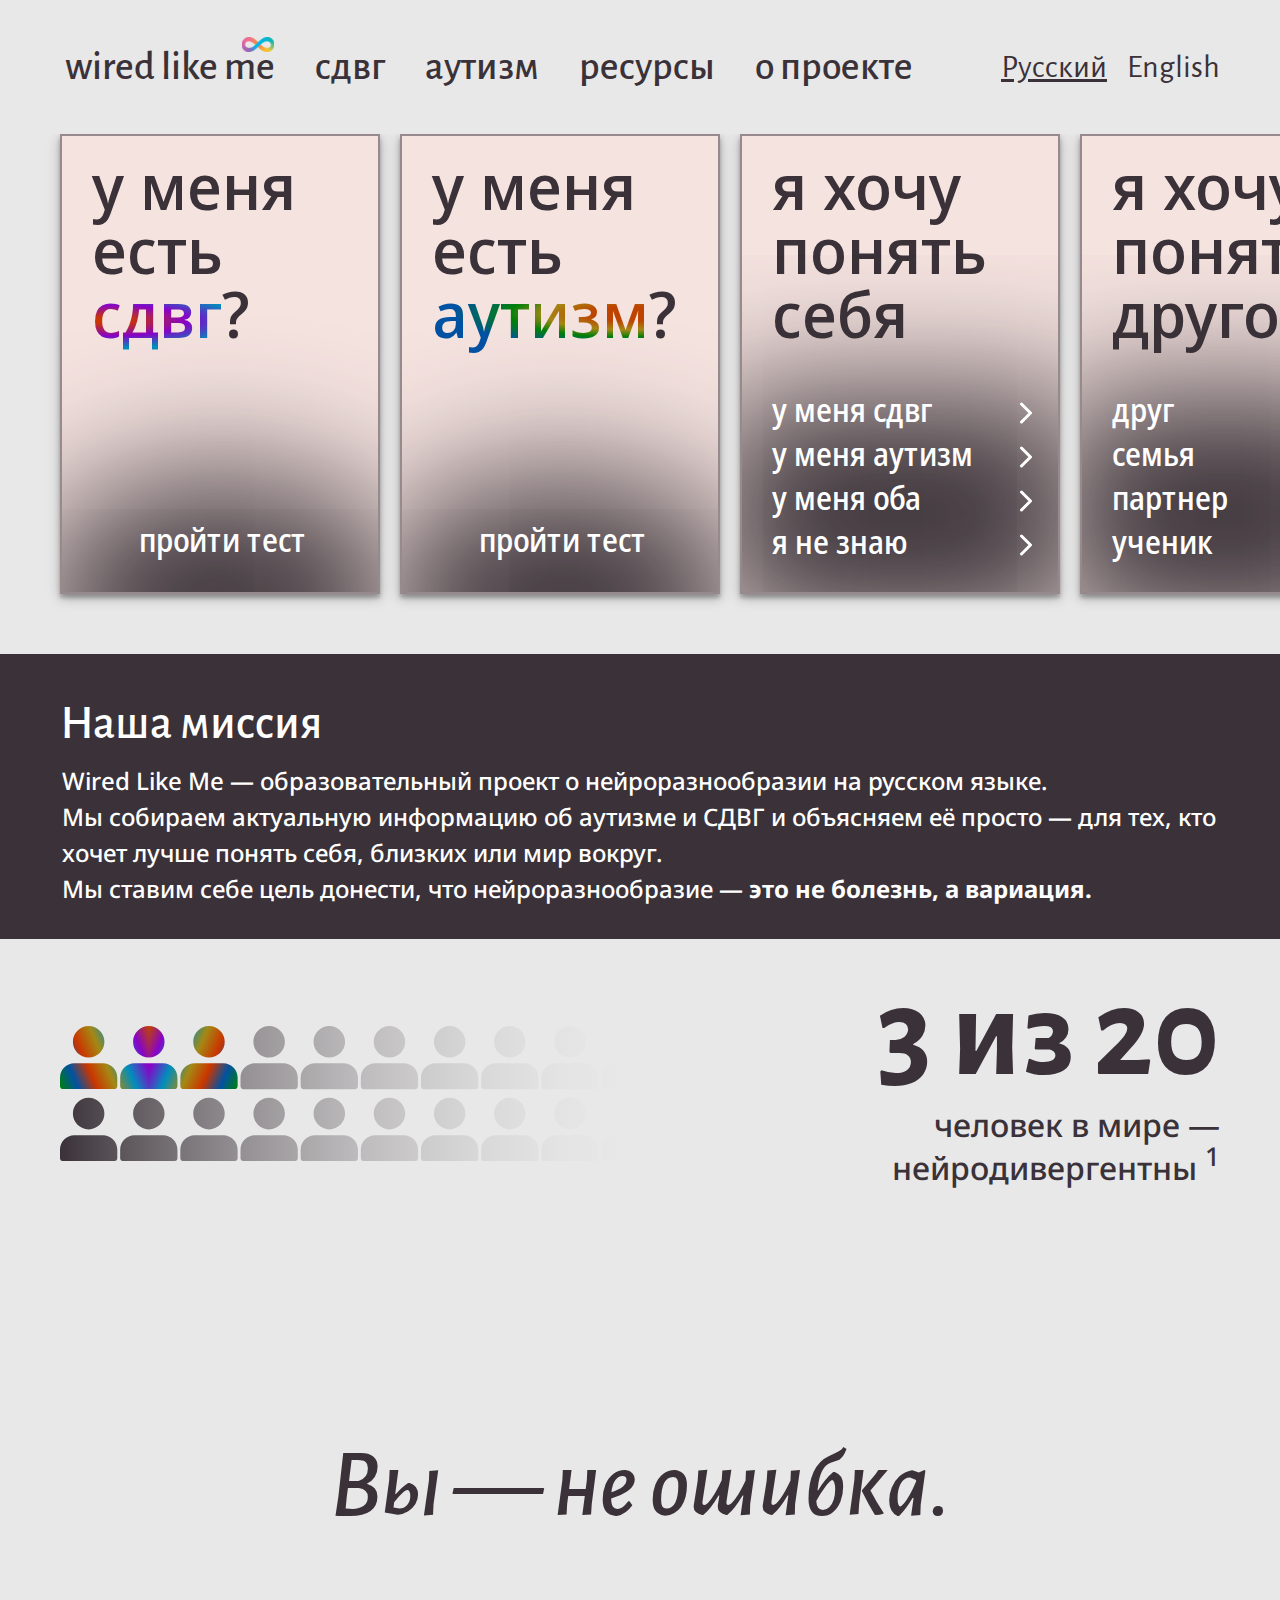
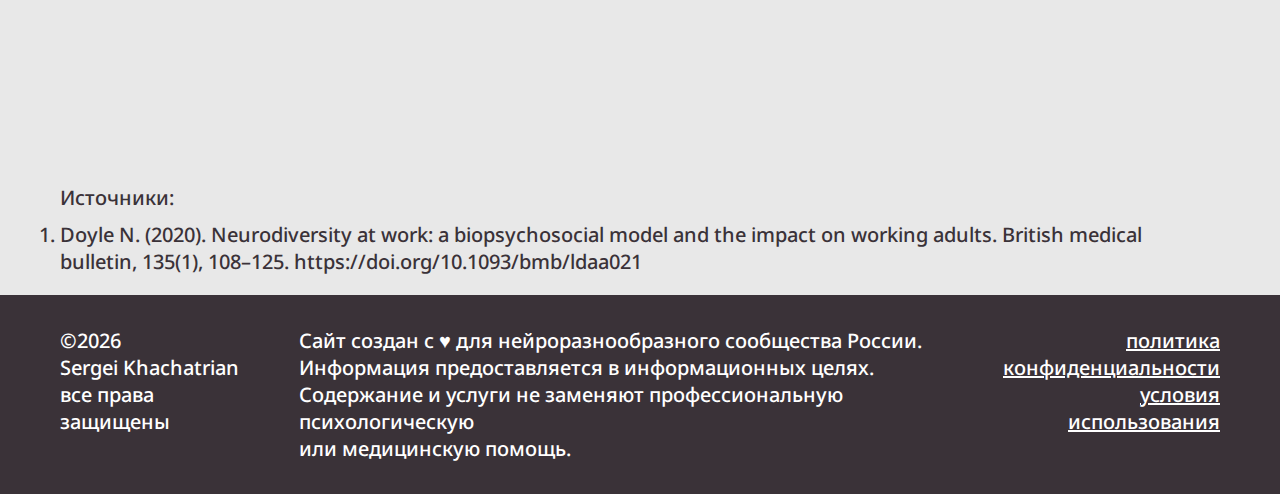
<file: index.html>
<!DOCTYPE html>
<html lang="ru">
<head>
    <meta charset="UTF-8">
    <meta name="viewport" content="width=device-width, initial-scale=1.0">
    <title>Wired Like Me — Нейроразнообразие на русском</title>
    <link rel="preconnect" href="https://fonts.googleapis.com">
    <link rel="preconnect" href="https://fonts.gstatic.com" crossorigin>
    <link href="https://fonts.googleapis.com/css2?family=Alegreya+Sans:ital,wght@0,400;0,500;0,700;1,500&family=Noto+Sans+Display:ital,wdth,wght@0,62.5..100,100..900;1,62.5..100,100..900&family=Noto+Sans:ital,wdth,wght@0,62.5..100,100..900;1,62.5..100,100..900&display=swap" rel="stylesheet">
    <link rel="stylesheet" href="styles.css">
    <script data-goatcounter="https://cuddlebee.goatcounter.com/count"
        async src="//gc.zgo.at/count.js"></script>
</head>
<body>
    <svg style="display: none;">
        <symbol id="button-arrow" viewBox="0 0 36 36" fill="none">
            <path d="M25.5 30L34.5 21L25.5 12" stroke="currentColor" stroke-width="3" stroke-linecap="round" stroke-linejoin="round"/>
        </symbol>
    </svg>

    <header class="header">
        <div class="header-content">
            <a href="/" class="logo-main">
                <span class="logo-text">wired like me</span>
                <img src="assets/symbol.svg" alt="" class="logo-symbol">
            </a>
            <nav class="nav">
                <a href="/adhd" class="nav-link">сдвг</a>
                <a href="/autism" class="nav-link">аутизм</a>
                <a href="/resources" class="nav-link">ресурсы</a>
                <a href="/about" class="nav-link">о проекте</a>
            </nav>
            <div class="lang-switcher">
                <a href="/" class="lang-link active">Русский</a>
                <a href="/en" class="lang-link">English</a>
            </div>
        </div>
    </header>

    <main>
        <section class="cards-section">
            <div class="cards-scroll">
                <!-- Type 1: Single button cards -->
                <div class="card card-type-1">
                    <div class="card-title">
                        <h2 class="card-title-text">у меня есть <span class="gradient-adhd">сдвг</span>?</h2>
                    </div>
                    <div class="card-buttons">
                        <div class="card-button-blur"></div>
                        <button class="card-button" onclick="window.location.href='/maintenance'">пройти тест</button>
                    </div>
                </div>

                <div class="card card-type-1">
                    <div class="card-title">
                        <h2 class="card-title-text">у меня есть <span class="gradient-autism">аутизм</span>?</h2>
                    </div>
                    <div class="card-buttons">
                        <div class="card-button-blur"></div>
                        <button class="card-button" onclick="window.location.href='/maintenance'">пройти тест</button>
                    </div>
                </div>

                <!-- Type 2: Four button cards with arrows -->
                <div class="card card-type-2">
                    <div class="card-title">
                        <h2 class="card-title-text">я хочу понять себя</h2>
                    </div>
                    <div class="card-buttons">
                        <div class="card-button-blur"></div>
                        <button class="card-button-multi"  onclick="window.location.href='/maintenance'">
                            <span>у меня сдвг</span>
                            <div class="button-arrow">
                                <svg width="36" height="36">
                                    <use href="#button-arrow"></use>
                                </svg>
                            </div>
                        </button>
                        <button class="card-button-multi" onclick="window.location.href='/maintenance'">
                            <span>у меня аутизм</span>
                            <div class="button-arrow">
                                <svg width="36" height="36">
                                    <use href="#button-arrow"></use>
                                </svg>
                            </div>
                        </button>
                        <button class="card-button-multi" onclick="window.location.href='/maintenance'">
                            <span>у меня оба</span>
                            <div class="button-arrow">
                                <svg width="36" height="36">
                                    <use href="#button-arrow"></use>
                                </svg>
                            </div>
                        </button>
                        <button class="card-button-multi" onclick="window.location.href='/maintenance'">
                            <span>я не знаю</span>
                            <div class="button-arrow">
                                <svg width="36" height="36">
                                    <use href="#button-arrow"></use>
                                </svg>
                            </div>
                        </button>
                    </div>
                </div>

                <div class="card card-type-2">
                    <div class="card-title">
                        <h2 class="card-title-text">я хочу понять другого</h2>
                    </div>
                    <div class="card-buttons">
                        <div class="card-button-blur"></div>
                        <button class="card-button-multi" onclick="window.location.href='/maintenance'">
                            <span>друг</span>
                            <div class="button-arrow">
                                <svg width="36" height="36">
                                    <use href="#button-arrow"></use>
                                </svg>
                            </div>
                        </button>
                        <button class="card-button-multi" onclick="window.location.href='/maintenance'">
                            <span>семья</span>
                            <div class="button-arrow">
                                <svg width="36" height="36">
                                    <use href="#button-arrow"></use>
                                </svg>
                            </div>
                        </button>
                        <button class="card-button-multi" onclick="window.location.href='/maintenance'">
                            <span>партнер</span>
                            <div class="button-arrow">
                                <svg width="36" height="36">
                                    <use href="#button-arrow"></use>
                                </svg>
                            </div>
                        </button>
                        <button class="card-button-multi" onclick="window.location.href='/maintenance'">
                            <span>ученик</span>
                            <div class="button-arrow">
                                <svg width="36" height="36">
                                    <use href="#button-arrow"></use>
                                </svg>
                            </div>
                        </button>
                    </div>
                </div>

                <div class="card card-type-2">
                    <div class="card-title">
                        <h2 class="card-title-text">я хочу узнать больше</h2>
                    </div>
                    <div class="card-buttons">
                        <div class="card-button-blur"></div>
                        <button class="card-button-multi" onclick="window.location.href='/maintenance'">
                            <span>о сдвг</span>
                            <div class="button-arrow">
                                <svg width="36" height="36">
                                    <use href="#button-arrow"></use>
                                </svg>
                            </div>
                        </button>
                        <button class="card-button-multi" onclick="window.location.href='/maintenance'">
                            <span>об аутизме</span>
                            <div class="button-arrow">
                                <svg width="36" height="36">
                                    <use href="#button-arrow"></use>
                                </svg>
                            </div>
                        </button>
                        <button class="card-button-multi" onclick="window.location.href='/maintenance'">
                            <span>о дислексии</span>
                            <div class="button-arrow">
                                <svg width="36" height="36">
                                    <use href="#button-arrow"></use>
                                </svg>
                            </div>
                        </button>
                        <button class="card-button-multi" onclick="window.location.href='/maintenance'">
                            <span>о другом</span>
                            <div class="button-arrow">
                                <svg width="36" height="36">
                                    <use href="#button-arrow"></use>
                                </svg>
                            </div>
                        </button>
                    </div>
                </div>

                <div class="card card-type-2">
                    <div class="card-title">
                        <h2 class="card-title-text">я просто хочу помочь</h2>
                    </div>
                    <div class="card-buttons">
                        <div class="card-button-blur"></div>
                        <button class="card-button-multi" onclick="window.location.href='/maintenance'">
                            <span>пожертвование</span>
                            <div class="button-arrow">
                                <svg width="36" height="36">
                                    <use href="#button-arrow"></use>
                                </svg>
                            </div>
                        </button>
                        <button class="card-button-multi" onclick="window.location.href='/maintenance'">
                            <span>волонтерство</span>
                            <div class="button-arrow">
                                <svg width="36" height="36">
                                    <use href="#button-arrow"></use>
                                </svg>
                            </div>
                        </button>
                        <button class="card-button-multi" onclick="window.location.href='/maintenance'">
                            <span>поддержка</span>
                            <div class="button-arrow">
                                <svg width="36" height="36">
                                    <use href="#button-arrow"></use>
                                </svg>
                            </div>
                        </button>
                        <button class="card-button-multi" onclick="window.location.href='/maintenance'">
                            <span>образование</span>
                            <div class="button-arrow">
                                <svg width="36" height="36">
                                    <use href="#button-arrow"></use>
                                </svg>
                            </div>
                        </button>
                    </div>
                </div>
            </div>
        </section>

        <section class="mission-section">
            <div class="mission-title">
                <h2 class="mission-title-text">Наша миссия</h2>
            </div>
            <div class="mission-paragraph">
                <p class="mission-paragraph-text">
                    Wired Like Me — образовательный проект о нейроразнообразии на русском языке.
                </p>
                <p class="mission-paragraph-text">
                    Мы собираем актуальную информацию об аутизме и СДВГ и объясняем её просто — для тех, кто хочет лучше понять себя, близких или мир вокруг.
                </p>
                <p class="mission-paragraph-text">
                    Мы ставим себе цель донести, что нейроразнообразие — <strong>это не болезнь, а вариация.</strong>
            </div>
        </section>

        <section class="stat-section">
            <div class="humans-vector">
                <img src="assets/humans.svg" alt="Иллюстрация разнообразных людей" class="humans-image">
            </div>
            <div class="stat">
                <p class="stat-text">3 из 20</p>
                <p class="stat-subtitle">
                    человек в мире — нейродивергентны
                    <sup>
                        <a href="#source-1" class="stat-source-link">1</a>
                    </sup>
                </p>
            </div>
        </section>

        <section class="reassurance-section">
            <div class="reassurance-content">
                <h2 class="reassurance-text">Вы — не ошибка.</h2>
            </div>
        </section>

        <section class="sources-section">
            <div class="sources-content">
                <h2 class="sources-title">Источники:</h2>
                <ol class="sources-list">
                    <li class="sources-item" id="source-1">Doyle N. (2020). Neurodiversity at work: a biopsychosocial model and the impact on working adults. British medical bulletin, 135(1), 108–125. https://doi.org/10.1093/bmb/ldaa021</li>
                </ol>
            </div>
        </section>
    </main>

    <footer class="footer">
        <div class="footer-content">
                <div class="footer-col footer-col-left">
                    <p>©2026<br>Sergei Khachatrian<br>все права<br>защищены</p>
                </div>
                <div class="footer-col footer-col-center">
                    <p>Сайт создан с ♥ для нейроразнообразного сообщества России.<br>
                    Информация предоставляется в информационных целях.<br>
                    Содержание и услуги не заменяют профессиональную психологическую<br>
                    или медицинскую помощь.</p>
                </div>
                <div class="footer-col footer-col-right">
                <a href="/maintenance" class="footer-link">политика<br>конфиденциальности</a><br>
                <a href="/maintenance" class="footer-link">условия<br>использования</a>
                </div>
            </div>
    </footer>
</body>
</html>
</file>
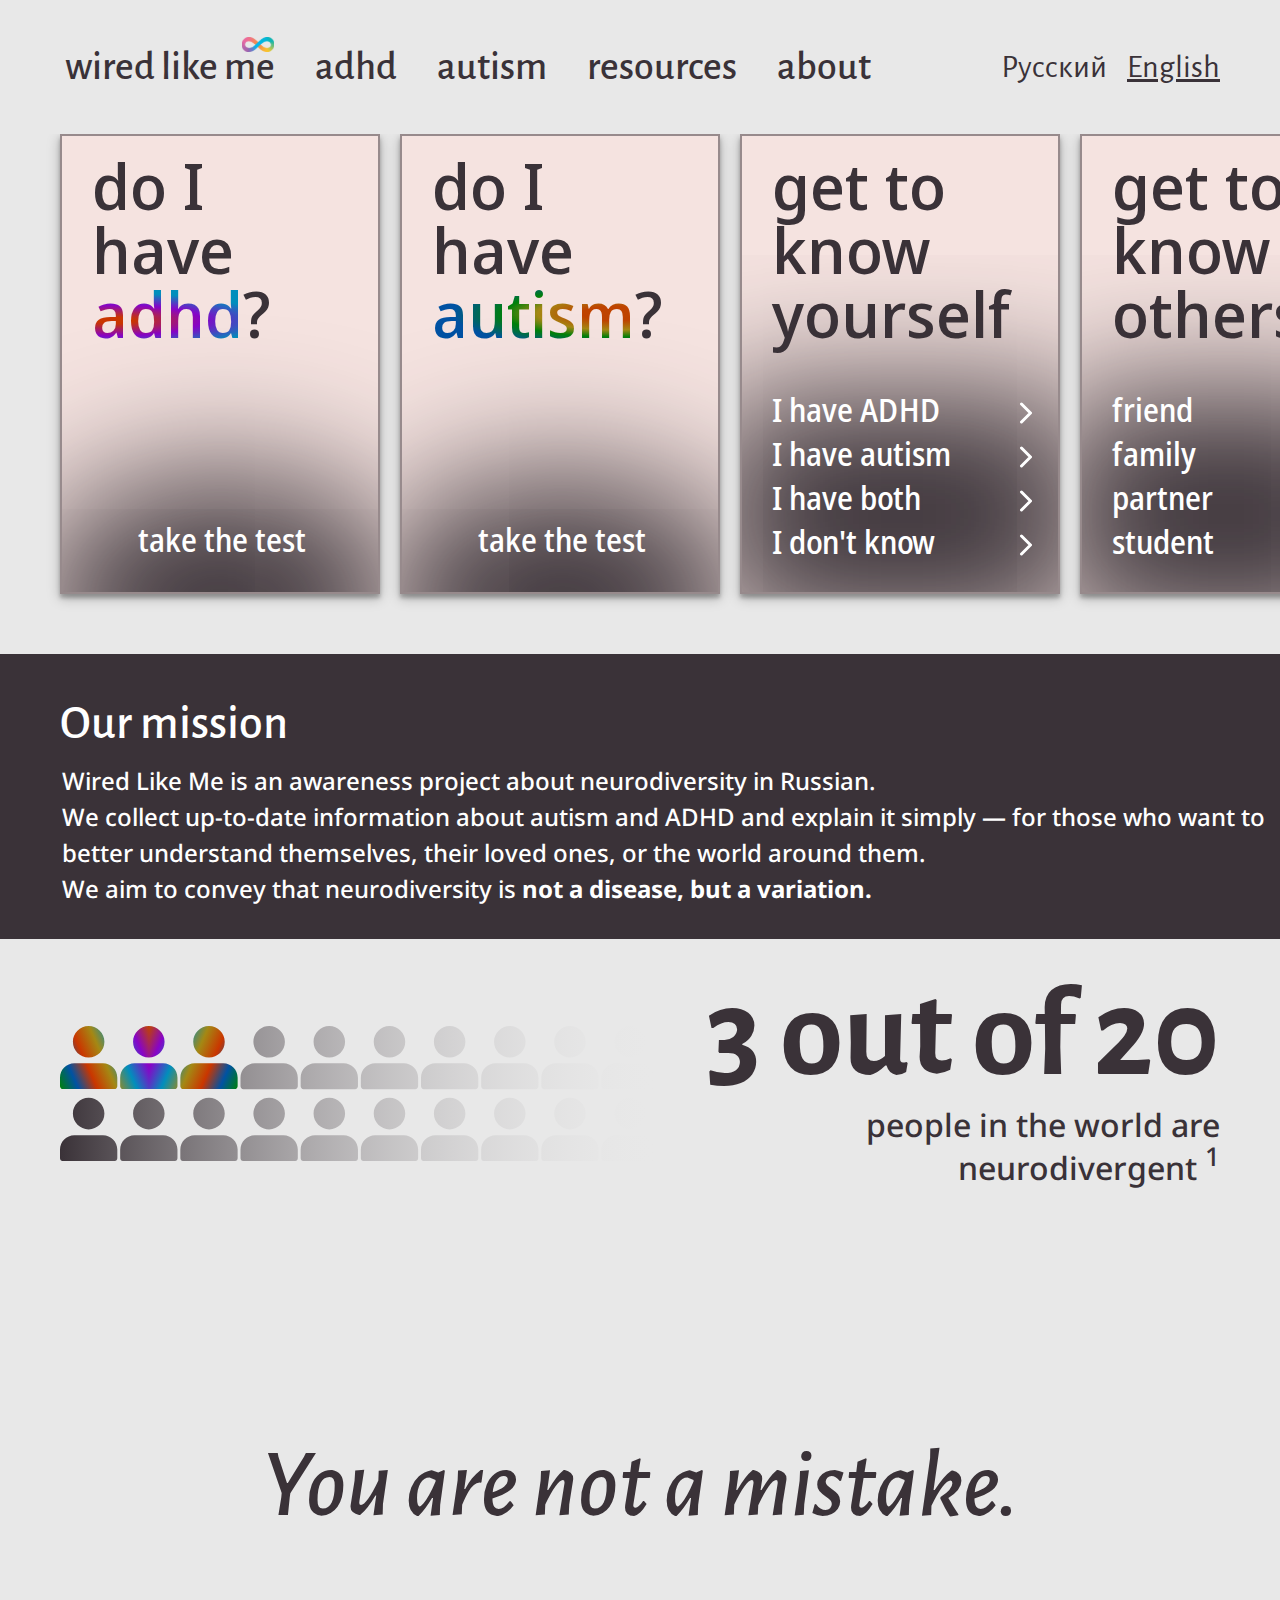
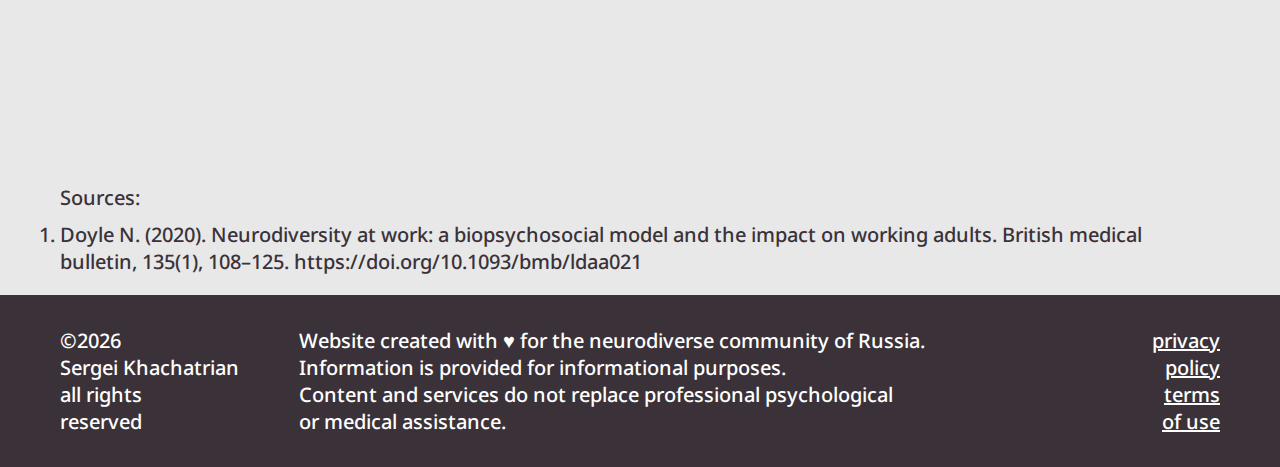
<file: en/index.html>
<!DOCTYPE html>
<html lang="en">
<head>
    <meta charset="UTF-8">
    <meta name="viewport" content="width=device-width, initial-scale=1.0">
    <title>Wired Like Me — Neurodiversity in Russian</title>
    <link rel="preconnect" href="https://fonts.googleapis.com">
    <link rel="preconnect" href="https://fonts.gstatic.com" crossorigin>
    <link href="https://fonts.googleapis.com/css2?family=Alegreya+Sans:ital,wght@0,400;0,500;0,700;1,500&family=Noto+Sans+Display:ital,wdth,wght@0,62.5..100,100..900;1,62.5..100,100..900&family=Noto+Sans:ital,wdth,wght@0,62.5..100,100..900;1,62.5..100,100..900&display=swap" rel="stylesheet">
    <link rel="stylesheet" href="styles.css">
</head>
<body>
    <svg style="display: none;">
        <symbol id="button-arrow" viewBox="0 0 36 36" fill="none">
            <path d="M25.5 30L34.5 21L25.5 12" stroke="currentColor" stroke-width="3" stroke-linecap="round" stroke-linejoin="round"/>
        </symbol>
    </svg>

    <header class="header">
        <div class="header-content">
            <a href="/" class="logo-main">
                <span class="logo-text">wired like me</span>
                <img src="assets/symbol.svg" alt="" class="logo-symbol">
            </a>
            <nav class="nav">
                <a href="/adhd" class="nav-link">adhd</a>
                <a href="/autism" class="nav-link">autism</a>
                <a href="/resources" class="nav-link">resources</a>
                <a href="/about" class="nav-link">about</a>
            </nav>
            <div class="lang-switcher">
                <a href="/" class="lang-link">Русский</a>
                <a href="/en" class="lang-link active">English</a>
            </div>
        </div>
    </header>

    <main>
        <section class="cards-section">
            <div class="cards-scroll">
                <!-- Type 1: Single button cards -->
                <div class="card card-type-1">
                    <div class="card-title">
                        <h2 class="card-title-text">do I have <span class="gradient-adhd">adhd</span>?</h2>
                    </div>
                    <div class="card-buttons">
                        <div class="card-button-blur"></div>
                        <button class="card-button" onclick="window.location.href='/maintenance'">take the test</button>
                    </div>
                </div>

                <div class="card card-type-1">
                    <div class="card-title">
                        <h2 class="card-title-text">do I have <span class="gradient-autism">autism</span>?</h2>
                    </div>
                    <div class="card-buttons">
                        <div class="card-button-blur"></div>
                        <button class="card-button" onclick="window.location.href='/maintenance'">take the test</button>
                    </div>
                </div>

                <!-- Type 2: Four button cards with arrows -->
                <div class="card card-type-2">
                    <div class="card-title">
                        <h2 class="card-title-text">get to know yourself</h2>
                    </div>
                    <div class="card-buttons">
                        <div class="card-button-blur"></div>
                        <button class="card-button-multi" onclick="window.location.href='/maintenance'">
                            <span>I have ADHD</span>
                            <div class="button-arrow">
                                <svg width="36" height="36">
                                    <use href="#button-arrow"></use>
                                </svg>
                            </div>
                        </button>
                        <button class="card-button-multi" onclick="window.location.href='/maintenance'">
                            <span>I have autism</span>
                            <div class="button-arrow">
                                <svg width="36" height="36">
                                    <use href="#button-arrow"></use>
                                </svg>
                            </div>
                        </button>
                        <button class="card-button-multi" onclick="window.location.href='/maintenance'">
                            <span>I have both</span>
                            <div class="button-arrow">
                                <svg width="36" height="36">
                                    <use href="#button-arrow"></use>
                                </svg>
                            </div>
                        </button>
                        <button class="card-button-multi" onclick="window.location.href='/maintenance'">
                            <span>I don't know</span>
                            <div class="button-arrow">
                                <svg width="36" height="36">
                                    <use href="#button-arrow"></use>
                                </svg>
                            </div>
                        </button>
                    </div>
                </div>

                <div class="card card-type-2">
                    <div class="card-title">
                        <h2 class="card-title-text">get to know others</h2>
                    </div>
                    <div class="card-buttons">
                        <div class="card-button-blur"></div>
                        <button class="card-button-multi" onclick="window.location.href='/maintenance'">
                            <span>friend</span>
                            <div class="button-arrow">
                                <svg width="36" height="36">
                                    <use href="#button-arrow"></use>
                                </svg>
                            </div>
                        </button>
                        <button class="card-button-multi" onclick="window.location.href='/maintenance'">
                            <span>family</span>
                            <div class="button-arrow">
                                <svg width="36" height="36">
                                    <use href="#button-arrow"></use>
                                </svg>
                            </div>
                        </button>
                        <button class="card-button-multi" onclick="window.location.href='/maintenance'">
                            <span>partner</span>
                            <div class="button-arrow">
                                <svg width="36" height="36">
                                    <use href="#button-arrow"></use>
                                </svg>
                            </div>
                        </button>
                        <button class="card-button-multi" onclick="window.location.href='/maintenance'">
                            <span>student</span>
                            <div class="button-arrow">
                                <svg width="36" height="36">
                                    <use href="#button-arrow"></use>
                                </svg>
                            </div>
                        </button>
                    </div>
                </div>

                <div class="card card-type-2">
                    <div class="card-title">
                        <h2 class="card-title-text">I want to learn more</h2>
                    </div>
                    <div class="card-buttons">
                        <div class="card-button-blur"></div>
                        <button class="card-button-multi" onclick="window.location.href='/maintenance'">
                            <span>about ADHD</span>
                            <div class="button-arrow">
                                <svg width="36" height="36">
                                    <use href="#button-arrow"></use>
                                </svg>
                            </div>
                        </button>
                        <button class="card-button-multi" onclick="window.location.href='/maintenance'">
                            <span>about autism</span>
                            <div class="button-arrow">
                                <svg width="36" height="36">
                                    <use href="#button-arrow"></use>
                                </svg>
                            </div>
                        </button>
                        <button class="card-button-multi" onclick="window.location.href='/maintenance'">
                            <span>about dyslexia</span>
                            <div class="button-arrow">
                                <svg width="36" height="36">
                                    <use href="#button-arrow"></use>
                                </svg>
                            </div>
                        </button>
                        <button class="card-button-multi" onclick="window.location.href='/maintenance'">
                            <span>something else</span>
                            <div class="button-arrow">
                                <svg width="36" height="36">
                                    <use href="#button-arrow"></use>
                                </svg>
                            </div>
                        </button>
                    </div>
                </div>

                <div class="card card-type-2">
                    <div class="card-title">
                        <h2 class="card-title-text">I just want to help</h2>
                    </div>
                    <div class="card-buttons">
                        <div class="card-button-blur"></div>
                        <button class="card-button-multi" onclick="window.location.href='/maintenance'">
                            <span>donate</span>
                            <div class="button-arrow">
                                <svg width="36" height="36">
                                    <use href="#button-arrow"></use>
                                </svg>
                            </div>
                        </button>
                        <button class="card-button-multi" onclick="window.location.href='/maintenance'">
                            <span>volunteer</span>
                            <div class="button-arrow">
                                <svg width="36" height="36">
                                    <use href="#button-arrow"></use>
                                </svg>
                            </div>
                        </button>
                        <button class="card-button-multi" onclick="window.location.href='/maintenance'">
                            <span>support</span>
                            <div class="button-arrow">
                                <svg width="36" height="36">
                                    <use href="#button-arrow"></use>
                                </svg>
                            </div>
                        </button>
                        <button class="card-button-multi" onclick="window.location.href='/maintenance'">
                            <span>educate</span>
                            <div class="button-arrow">
                                <svg width="36" height="36">
                                    <use href="#button-arrow"></use>
                                </svg>
                            </div>
                        </button>
                    </div>
                </div>
            </div>
        </section>

        <section class="mission-section">
            <div class="mission-title">
                <h2 class="mission-title-text">Our mission</h2>
            </div>
            <div class="mission-paragraph">
                <p class="mission-paragraph-text">
                    Wired Like Me is an awareness project about neurodiversity in Russian.
                </p>
                <p class="mission-paragraph-text">
                    We collect up-to-date information about autism and ADHD and explain it simply — for those who want to better understand themselves, their loved ones, or the world around them.
                </p>
                <p class="mission-paragraph-text">
                    We aim to convey that neurodiversity is <strong>not a disease, but a variation.</strong>
            </div>
        </section>

        <section class="stat-section">
            <div class="humans-vector">
                <img src="assets/humans.svg" alt="Illustration of diverse people" class="humans-image">
            </div>
            <div class="stat">
                <p class="stat-text">3 out of 20</p>
                <p class="stat-subtitle">
                    people in the world are neurodivergent
                    <sup>
                        <a href="#source-1" class="stat-source-link">1</a>
                    </sup>
                </p>
            </div>
        </section>

        <section class="reassurance-section">
            <div class="reassurance-content">
                <h2 class="reassurance-text">You are not a mistake.</h2>
            </div>
        </section>

        <section class="sources-section">
            <div class="sources-content">
                <h2 class="sources-title">Sources:</h2>
                <ol class="sources-list">
                    <li class="sources-item" id="source-1">Doyle N. (2020). Neurodiversity at work: a biopsychosocial model and the impact on working adults. British medical bulletin, 135(1), 108–125. https://doi.org/10.1093/bmb/ldaa021</li>
                </ol>
            </div>
        </section>
    </main>

    <footer class="footer">
        <div class="footer-content">
                <div class="footer-col footer-col-left">
                    <p>©2026<br>Sergei Khachatrian<br>all rights<br>reserved</p>
                </div>
                <div class="footer-col footer-col-center">
                    <p>Website created with ♥ for the neurodiverse community of Russia.<br>
                    Information is provided for informational purposes.<br>
                    Content and services do not replace professional psychological<br>
                    or medical assistance.</p>
                </div>
                <div class="footer-col footer-col-right">
                <a href="/maintenance" class="footer-link">privacy<br>policy</a><br>
                <a href="/maintenance" class="footer-link">terms<br>of use</a>
                </div>
            </div>
    </footer>
</body>
</html>
</file>
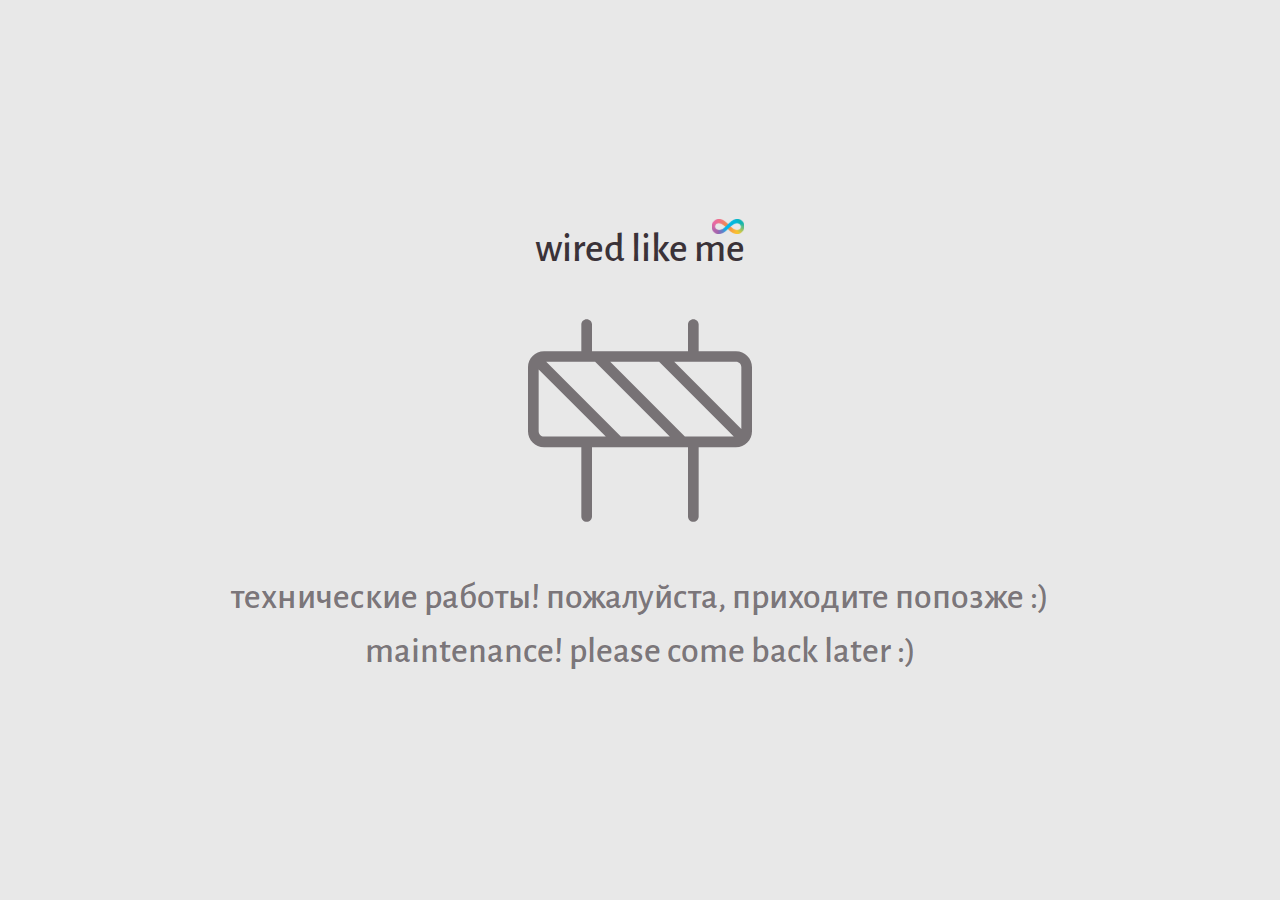
<file: maintenance/index.html>
<!DOCTYPE html>
<html lang="ru">
<head>
    <meta charset="UTF-8">
    <meta name="viewport" content="width=device-width, initial-scale=1.0">
    <title>Wired Like Me — Neurodiversity in Russian</title>
    <link rel="preconnect" href="https://fonts.googleapis.com">
    <link rel="preconnect" href="https://fonts.gstatic.com" crossorigin>
    <link href="https://fonts.googleapis.com/css2?family=Alegreya+Sans:ital,wght@0,400;0,500;0,700;1,500&family=Noto+Sans+Display:ital,wdth,wght@0,62.5..100,100..900;1,62.5..100,100..900&family=Noto+Sans:ital,wdth,wght@0,62.5..100,100..900;1,62.5..100,100..900&display=swap" rel="stylesheet">
    <link rel="stylesheet" href="styles.css">
</head>
<body>

    <main>
        <section class="maintenance-section">
            <a href="/" class="logo-main">
                <span class="logo-text">wired like me</span>
                <img src="assets/symbol.svg" alt="" class="logo-symbol">
            </a>
            <div class="maintenance-icon">
                <img src="assets/maintenance.svg" alt="Maintenance Icon" class="maintenance-image">
            </div>
            <div class="maintenance-message">
                <h1 class="maintenance-text">технические работы! пожалуйста, приходите попозже :)</h1>
            </div>
            <div class="maintenance-message">
                <h1 class="maintenance-text">maintenance! please come back later :)</h1>
            </div>
        </section>
    </main>

</body>
</html>
</file>
<file: styles.css>
/* Reset and base styles */
* {
    margin: 0;
    padding: 0;
    box-sizing: border-box;
}

body {
    font-family: 'Alegreya Sans', sans-serif;
    background-color: #E8E8E8;
    color: #3A3238;
    -webkit-font-smoothing: antialiased;
    -moz-osx-font-smoothing: grayscale;
}

a {
    text-decoration: none;
    color: inherit;
}

/* Header */
.header {
    position: static;
    margin: 40px 50px 0 50px;
}

.header-content {
    display: flex;
    align-items: center;
    justify-content: space-between;
    gap: 0;
}

/* Logo */
.logo-main {
    position: relative;
    display: flex;
    align-items: center;
    padding: 3px 15px;
}

.logo-text {
    font-weight: 500;
    font-size: 40px;
    line-height: 48px;
    color: #3A3238;
}

.logo-symbol {
    position: absolute;
    width: 32px;
    height: 15px;
    left: 192px;
    top: -3px;
}

/* Navigation */
.nav {
    display: flex;
    align-items: center;
    margin-left: 10px;
    gap: 10px;
}

.nav-link {
    font-weight: 500;
    font-size: 40px;
    line-height: 48px;
    color: #3A3238;
    padding: 3px 15px;
    transition: background 0.1s ease-out, color 0.1s ease-out;
}

.nav-link:hover {
    background: #3A3238;
    color: #fff;
}

/* Language Switcher */
.lang-switcher {
    display: flex;
    align-items: center;
    margin-left: auto;
    gap: 0;
}

.lang-link {
    font-weight: 400;
    font-size: 32px;
    line-height: 38px;
    color: #3A3238;
    padding: 8px 10px;
    transition: background 0.1s ease-out, color 0.1s ease-out;
}

.lang-link:hover {
  background: #3A3238;
  color: #fff;
}

.lang-link.active {
    text-decoration: underline;
}

/* Cards Section */
.cards-section {
    position: static;
    margin-top: 40px;
    margin-left: 0px;
    margin-right: 0px;
    overflow: visible;
}

.cards-scroll {
    display: flex;
    gap: 20px;
    overflow-x: auto;
    overflow-y: visible;
    padding-bottom: 20px;
    padding-left: 60px;
    padding-right: 60px;
    scroll-behavior: smooth;
    -webkit-overflow-scrolling: touch;
}

/* Hide scrollbar but keep functionality */
.cards-scroll::-webkit-scrollbar {
    height: 0;
    display: none;
}

.cards-scroll {
    scrollbar-width: none;
    -ms-overflow-style: none;
}

/* Card */
.card {
    display: flex;
    flex-direction: column;
    justify-content: space-between;
    width: 320px;
    min-width: 320px;
    flex-shrink: 0;
    height: 460px;
    background: #F5E3E0;
    border: 2px solid rgba(58, 50, 56, 0.5);
    box-shadow: 0px 4px 4px rgba(0, 0, 0, 0.25), 0px 4px 12px rgba(0, 0, 0, 0.25);
    overflow: hidden;
}

/* Card Title Section */
.card-title {
    display: flex;
    justify-content: center;
    align-items: flex-start;
    padding: 18px 30px;
    width: 320px;
    height: 230px;
}

.card-title-text {
    width: 260px;
    height: 192px;
    font-family: 'Noto Sans Display', sans-serif;
    font-weight: 500;
    font-size: 64px;
    line-height: 100%;
    font-variation-settings: 'wdth' 100;
    color: #3A3238;
    margin: 0;
}

/* Card Buttons Section */
.card-buttons {
    position: relative;
    display: flex;
    flex-direction: column;
    justify-content: flex-end;
    align-items: center;
    padding: 30px 0px;
    gap: 0px;
    width: 320px;
    height: 230px;
}


.card-button-blur {
    position: absolute;
    left: 50%;
    bottom: -15px; 
    transform: translateX(-50%);
    width: 140px;
    height: 10px;
    background: rgba(58, 50, 56, 1);
    border-radius: 50%;
    filter: none; 
    box-shadow: 0 0 140px 120px rgba(58, 50, 56, 1);
    z-index: 0;
    pointer-events: none;
}


.card-button {
    display: flex;
    justify-content: center;
    align-items: center;
    width: 190px;
    height: 44px;
    font-family: 'Noto Sans Display', sans-serif;
    font-optical-sizing: auto;
    font-weight: 500;
    font-size: 32px;
    line-height: 44px;
    font-variation-settings: 'wdth' 87.5;
    text-align: center;
    color: #FFFFFF;
    background: transparent;
    border: none;
    cursor: pointer;
    z-index: 1;
    position: relative;
    transition: background 0.1s ease-out, color 0.1s ease-out;
}

.card-button:hover {
    background: #fff;
    color: #3A3238;
}

/* Multi-button variant for type-2 cards */
.card-button-multi {
    display: flex;
    justify-content: space-between;
    align-items: center;
    padding: 0 0px;
    width: 260px;
    height: 44px;
    font-family: 'Noto Sans Display', sans-serif;
    font-optical-sizing: auto;
    font-weight: 500;
    font-size: 32px;
    line-height: 44px;
    font-variation-settings: 'wdth' 87.5;
    text-align: left;
    color: #FFFFFF;
    background: transparent;
    border: none;
    cursor: pointer;
    z-index: 1;
    position: relative;
    transition: background 0.1s ease-out, color 0.1s ease-out;
    overflow: visible;
}

.card-button-multi::before {
    content: "";
    position: absolute;
    left: 50%;
    top: 0;
    transform: translateX(-50%);
    width: 100%;
    height: 100%;
    background: transparent;
    z-index: 0;
    transition: background 0.1s ease-out, width 0.1s ease-out;
    pointer-events: none;
}

.card-button-multi:hover {
    background: #fff;
    color: #3A3238;
}

.card-button-multi:hover::before {
    background: #fff;
    width: 109%;
}

.card-button-multi > * {
    position: relative;
    z-index: 1;
}

.card-button-multi:hover .button-arrow {
    color: #3A3238;
}

.button-arrow {
    width: 36px;
    height: 36px;
    flex-shrink: 0;
    color: #fff;
    transition: color 0.1s ease-out;
}

/* Adjust blur for type-2 cards */
.card-type-2 .card-button-blur {
    position: absolute;
    left: 50%;
    bottom: 80px; 
    transform: translateX(-50%);
    width: 140px;
    height: 0px;
    background: rgba(58, 50, 56, 1);
    border-radius: 50%;
    filter: none; 
    box-shadow: 0 0 140px 120px rgba(58, 50, 56, 1);
    z-index: 0;
    pointer-events: none;
}

.gradient-adhd {
  background: radial-gradient(130% 40% at 15% 58%, #CA3600 9.19%, #8704C8 44.47%, #018EBC 78.46%) /* warning: gradient uses a rotation that is not supported by CSS and may not behave as expected */;
  -webkit-background-clip: text;
  -webkit-text-fill-color: transparent;
  background-clip: text;
  color: transparent;
}

.gradient-autism {
  background: radial-gradient(80% 40% at 90% 50%, #BF4300 20.54%, #A48814 47.29%, #00800A 68%, #0052A3 100%) /* warning: gradient uses a rotation that is not supported by CSS and may not behave as expected */;
  -webkit-background-clip: text;
  -webkit-text-fill-color: transparent;
  background-clip: text;
  color: transparent;
}

.mission-section {
    margin-top: 40px;
    background: #3A3238;
    color: #fff;
    padding: 32px 0;
}

.mission-title-text {
    font-family: 'Alegreya Sans', sans-serif;
    font-weight: 500;
    font-size: 48px;
    line-height: 160%;
    text-align: left;
    margin-left: 60px;
}

.mission-paragraph-text {
    font-family: "Noto Sans", sans-serif;
    font-weight: 500;
    font-size: 24px;
    line-height: 150%;
    text-align: left;
    margin-left: 62px;
}

.humans-vector {
    display: flex;
    justify-content: left;
    margin-left: 60px;
    align-items: flex-start;
}

.humans-image {
    width: auto;
    height: auto;
}

.stat-section {
    display: flex;
    align-items: center;
    margin-top: 60px;
}

.stat {
    display: flex;
    flex-direction: column;
    align-items: flex-end;
    margin-left: auto;
    margin-right: 60px;
}

.stat-text {
    font-family: 'Alegreya Sans', sans-serif;
    font-weight: 700;
    font-size: 128px;
    text-align: right;
    margin-top: -40px;
}

.stat-subtitle {
    font-family: 'Noto Sans', sans-serif;
    font-weight: 500;
    font-size: 32px;
    text-align: right;
    margin-top: -10px;
}

.stat-source-link {
    font-family: 'Noto Sans', sans-serif;
    font-weight: 500;
    font-size: 26px;
    text-align: right;
}

.reassurance-section {
    margin-top: 240px;
    margin-bottom: 240px;
    align-items: center;
}

.reassurance-text {
    font-family: 'Alegreya Sans', sans-serif;
    font-weight: 500;
    font-style: italic;
    font-size: 96px;
    text-align: center;
    color: #3A3238;
}

.sources-section {
    margin-top: 20px;
    margin-bottom: 20px;
    align-items: center;
}

.sources-title {
    font-family: 'Noto Sans', sans-serif;
    font-weight: 500;
    font-size: 20px;
    text-align: left;
    margin-left: 60px;
    margin-bottom: 10px;
}

.sources-item {
    font-family: 'Noto Sans', sans-serif;
    font-weight: 500;
    font-size: 20px;
    text-align: left;
    margin-left: 60px;
    margin-right: 60px;
    margin-bottom: 10px;
}

.footer {
    align-items: left;
    background: #3A3238;
    padding: 32px 0;
}

.footer-content {
  display: flex;
  justify-content: space-between;
  align-items: flex-start;
  max-width: 100%;
  gap: 40px;
}

.footer-col {
  color: #fff;
  font-family: 'Noto Sans', sans-serif;
  font-size: 20px;
  font-weight: 500;
}

.footer-col-left {
  margin-left: 60px;
}

.footer-col-center {
  flex: 1;
  text-align: left;
  padding: 0 20px;
}

.footer-col-right {
  text-align: right;
  margin-right: 60px;
}

.footer-link {
  color: #fff;
  text-decoration: underline;
  font-size: 20px;
  font-weight: 500;
}

.stat-subtitle sup {
    vertical-align: baseline;
    position: relative;
    top: -0.5em;
    line-height: 0;
}
</file>
<file: en/styles.css>
/* Reset and base styles */
* {
    margin: 0;
    padding: 0;
    box-sizing: border-box;
}

body {
    font-family: 'Alegreya Sans', sans-serif;
    background-color: #E8E8E8;
    color: #3A3238;
    -webkit-font-smoothing: antialiased;
    -moz-osx-font-smoothing: grayscale;
}

a {
    text-decoration: none;
    color: inherit;
}

/* Header */
.header {
    position: static;
    margin: 40px 50px 0 50px;
}

.header-content {
    display: flex;
    align-items: center;
    justify-content: space-between;
    gap: 0;
}

/* Logo */
.logo-main {
    position: relative;
    display: flex;
    align-items: center;
    padding: 3px 15px;
}

.logo-text {
    font-weight: 500;
    font-size: 40px;
    line-height: 48px;
    color: #3A3238;
}

.logo-symbol {
    position: absolute;
    width: 32px;
    height: 15px;
    left: 192px;
    top: -3px;
}

/* Navigation */
.nav {
    display: flex;
    align-items: center;
    margin-left: 10px;
    gap: 10px;
}

.nav-link {
    font-weight: 500;
    font-size: 40px;
    line-height: 48px;
    color: #3A3238;
    padding: 3px 15px;
    transition: background 0.1s ease-out, color 0.1s ease-out;
}

.nav-link:hover {
    background: #3A3238;
    color: #fff;
}

/* Language Switcher */
.lang-switcher {
    display: flex;
    align-items: center;
    margin-left: auto;
    gap: 0;
}

.lang-link {
    font-weight: 400;
    font-size: 32px;
    line-height: 38px;
    color: #3A3238;
    padding: 8px 10px;
    transition: background 0.1s ease-out, color 0.1s ease-out;
}

.lang-link:hover {
  background: #3A3238;
  color: #fff;
}

.lang-link.active {
    text-decoration: underline;
}

/* Cards Section */
.cards-section {
    position: static;
    margin-top: 40px;
    margin-left: 0px;
    margin-right: 0px;
    overflow: visible;
}

.cards-scroll {
    display: flex;
    gap: 20px;
    overflow-x: auto;
    overflow-y: visible;
    padding-bottom: 20px;
    padding-left: 60px;
    padding-right: 60px;
    scroll-behavior: smooth;
    -webkit-overflow-scrolling: touch;
}

/* Hide scrollbar but keep functionality */
.cards-scroll::-webkit-scrollbar {
    height: 0;
    display: none;
}

.cards-scroll {
    scrollbar-width: none;
    -ms-overflow-style: none;
}

/* Card */
.card {
    display: flex;
    flex-direction: column;
    justify-content: space-between;
    width: 320px;
    min-width: 320px;
    flex-shrink: 0;
    height: 460px;
    background: #F5E3E0;
    border: 2px solid rgba(58, 50, 56, 0.5);
    box-shadow: 0px 4px 4px rgba(0, 0, 0, 0.25), 0px 4px 12px rgba(0, 0, 0, 0.25);
    overflow: hidden;
}

/* Card Title Section */
.card-title {
    display: flex;
    justify-content: center;
    align-items: flex-start;
    padding: 18px 30px;
    width: 320px;
    height: 230px;
}

.card-title-text {
    width: 260px;
    height: 192px;
    font-family: 'Noto Sans Display', sans-serif;
    font-weight: 500;
    font-size: 64px;
    line-height: 100%;
    font-variation-settings: 'wdth' 100;
    color: #3A3238;
    margin: 0;
}

/* Card Buttons Section */
.card-buttons {
    position: relative;
    display: flex;
    flex-direction: column;
    justify-content: flex-end;
    align-items: center;
    padding: 30px 0px;
    gap: 0px;
    width: 320px;
    height: 230px;
}


.card-button-blur {
    position: absolute;
    left: 50%;
    bottom: -15px; 
    transform: translateX(-50%);
    width: 140px;
    height: 10px;
    background: rgba(58, 50, 56, 1);
    border-radius: 50%;
    filter: none; 
    box-shadow: 0 0 140px 120px rgba(58, 50, 56, 1);
    z-index: 0;
    pointer-events: none;
}


.card-button {
    display: flex;
    justify-content: center;
    align-items: center;
    width: 190px;
    height: 44px;
    font-family: 'Noto Sans Display', sans-serif;
    font-optical-sizing: auto;
    font-weight: 500;
    font-size: 32px;
    line-height: 44px;
    font-variation-settings: 'wdth' 87.5;
    text-align: center;
    color: #FFFFFF;
    background: transparent;
    border: none;
    cursor: pointer;
    z-index: 1;
    position: relative;
    transition: background 0.1s ease-out, color 0.1s ease-out;
}

.card-button:hover {
    background: #fff;
    color: #3A3238;
}

/* Multi-button variant for type-2 cards */
.card-button-multi {
    display: flex;
    justify-content: space-between;
    align-items: center;
    padding: 0 0px;
    width: 260px;
    height: 44px;
    font-family: 'Noto Sans Display', sans-serif;
    font-optical-sizing: auto;
    font-weight: 500;
    font-size: 32px;
    line-height: 44px;
    font-variation-settings: 'wdth' 87.5;
    text-align: left;
    color: #FFFFFF;
    background: transparent;
    border: none;
    cursor: pointer;
    z-index: 1;
    position: relative;
    transition: background 0.1s ease-out, color 0.1s ease-out;
    overflow: visible;
}

.card-button-multi::before {
    content: "";
    position: absolute;
    left: 50%;
    top: 0;
    transform: translateX(-50%);
    width: 100%;
    height: 100%;
    background: transparent;
    z-index: 0;
    transition: background 0.1s ease-out, width 0.1s ease-out;
    pointer-events: none;
}

.card-button-multi:hover {
    background: #fff;
    color: #3A3238;
}

.card-button-multi:hover::before {
    background: #fff;
    width: 109%;
}

.card-button-multi > * {
    position: relative;
    z-index: 1;
}

.card-button-multi:hover .button-arrow {
    color: #3A3238;
}

.button-arrow {
    width: 36px;
    height: 36px;
    flex-shrink: 0;
    color: #fff;
    transition: color 0.1s ease-out;
}

/* Adjust blur for type-2 cards */
.card-type-2 .card-button-blur {
    position: absolute;
    left: 50%;
    bottom: 80px; 
    transform: translateX(-50%);
    width: 140px;
    height: 0px;
    background: rgba(58, 50, 56, 1);
    border-radius: 50%;
    filter: none; 
    box-shadow: 0 0 140px 120px rgba(58, 50, 56, 1);
    z-index: 0;
    pointer-events: none;
}

.gradient-adhd {
  background: radial-gradient(130% 40% at 15% 58%, #CA3600 9.19%, #8704C8 44.47%, #018EBC 78.46%) /* warning: gradient uses a rotation that is not supported by CSS and may not behave as expected */;
  -webkit-background-clip: text;
  -webkit-text-fill-color: transparent;
  background-clip: text;
  color: transparent;
}

.gradient-autism {
  background: radial-gradient(80% 40% at 90% 50%, #BF4300 20.54%, #A48814 47.29%, #00800A 68%, #0052A3 100%) /* warning: gradient uses a rotation that is not supported by CSS and may not behave as expected */;
  -webkit-background-clip: text;
  -webkit-text-fill-color: transparent;
  background-clip: text;
  color: transparent;
}

.mission-section {
    margin-top: 40px;
    background: #3A3238;
    color: #fff;
    padding: 32px 0;
}

.mission-title-text {
    font-family: 'Alegreya Sans', sans-serif;
    font-weight: 500;
    font-size: 48px;
    line-height: 160%;
    text-align: left;
    margin-left: 60px;
}

.mission-paragraph-text {
    font-family: "Noto Sans", sans-serif;
    font-weight: 500;
    font-size: 24px;
    line-height: 150%;
    text-align: left;
    margin-left: 62px;
}

.humans-vector {
    display: flex;
    justify-content: left;
    margin-left: 60px;
    align-items: flex-start;
}

.humans-image {
    width: auto;
    height: auto;
}

.stat-section {
    display: flex;
    align-items: center;
    margin-top: 60px;
}

.stat {
    display: flex;
    flex-direction: column;
    align-items: flex-end;
    margin-left: auto;
    margin-right: 60px;
}

.stat-text {
    font-family: 'Alegreya Sans', sans-serif;
    font-weight: 700;
    font-size: 128px;
    text-align: right;
    margin-top: -40px;
}

.stat-subtitle {
    font-family: 'Noto Sans', sans-serif;
    font-weight: 500;
    font-size: 32px;
    text-align: right;
    margin-top: -10px;
}

.stat-source-link {
    font-family: 'Noto Sans', sans-serif;
    font-weight: 500;
    font-size: 26px;
    text-align: right;
}

.reassurance-section {
    margin-top: 240px;
    margin-bottom: 240px;
    align-items: center;
}

.reassurance-text {
    font-family: 'Alegreya Sans', sans-serif;
    font-weight: 500;
    font-style: italic;
    font-size: 96px;
    text-align: center;
    color: #3A3238;
}

.sources-section {
    margin-top: 20px;
    margin-bottom: 20px;
    align-items: center;
}

.sources-title {
    font-family: 'Noto Sans', sans-serif;
    font-weight: 500;
    font-size: 20px;
    text-align: left;
    margin-left: 60px;
    margin-bottom: 10px;
}

.sources-item {
    font-family: 'Noto Sans', sans-serif;
    font-weight: 500;
    font-size: 20px;
    text-align: left;
    margin-left: 60px;
    margin-right: 60px;
    margin-bottom: 10px;
}

.footer {
    align-items: left;
    background: #3A3238;
    padding: 32px 0;
}

.footer-content {
  display: flex;
  justify-content: space-between;
  align-items: flex-start;
  max-width: 100%;
  gap: 40px;
}

.footer-col {
  color: #fff;
  font-family: 'Noto Sans', sans-serif;
  font-size: 20px;
  font-weight: 500;
}

.footer-col-left {
  margin-left: 60px;
}

.footer-col-center {
  flex: 1;
  text-align: left;
  padding: 0 20px;
}

.footer-col-right {
  text-align: right;
  margin-right: 60px;
}

.footer-link {
  color: #fff;
  text-decoration: underline;
  font-size: 20px;
  font-weight: 500;
}

.stat-subtitle sup {
    vertical-align: baseline;
    position: relative;
    top: -0.5em;
    line-height: 0;
}
</file>
<file: maintenance/styles.css>
/* Reset and base styles */
* {
    margin: 0;
    padding: 0;
    box-sizing: border-box;
}

body {
    font-family: 'Alegreya Sans', sans-serif;
    background-color: #E8E8E8;
    color: #3A3238;
    -webkit-font-smoothing: antialiased;
    -moz-osx-font-smoothing: grayscale;
}

a {
    text-decoration: none;
    color: inherit;
}

.maintenance-section {
    display: flex;
    flex-direction: column;
    align-items: center;
    justify-content: center;
    height: 100vh;
    text-align: center;
    padding: 0 20px;
}

.maintenance-text {
    font-size: 36px;
    line-height: 1.5;
    font-weight: 500;
    color: rgba(58, 50, 56, 0.65);
}

.logo-main {
    position: relative;
    display: flex;
    align-items: center;
    padding: 3px 15px;
}

.logo-text {
    font-weight: 500;
    font-size: 40px;
    line-height: 48px;
    color: #3A3238;
}

.logo-symbol {
    position: absolute;
    width: 32px;
    height: 15px;
    left: 192px;
    top: -3px;
}
</file>
